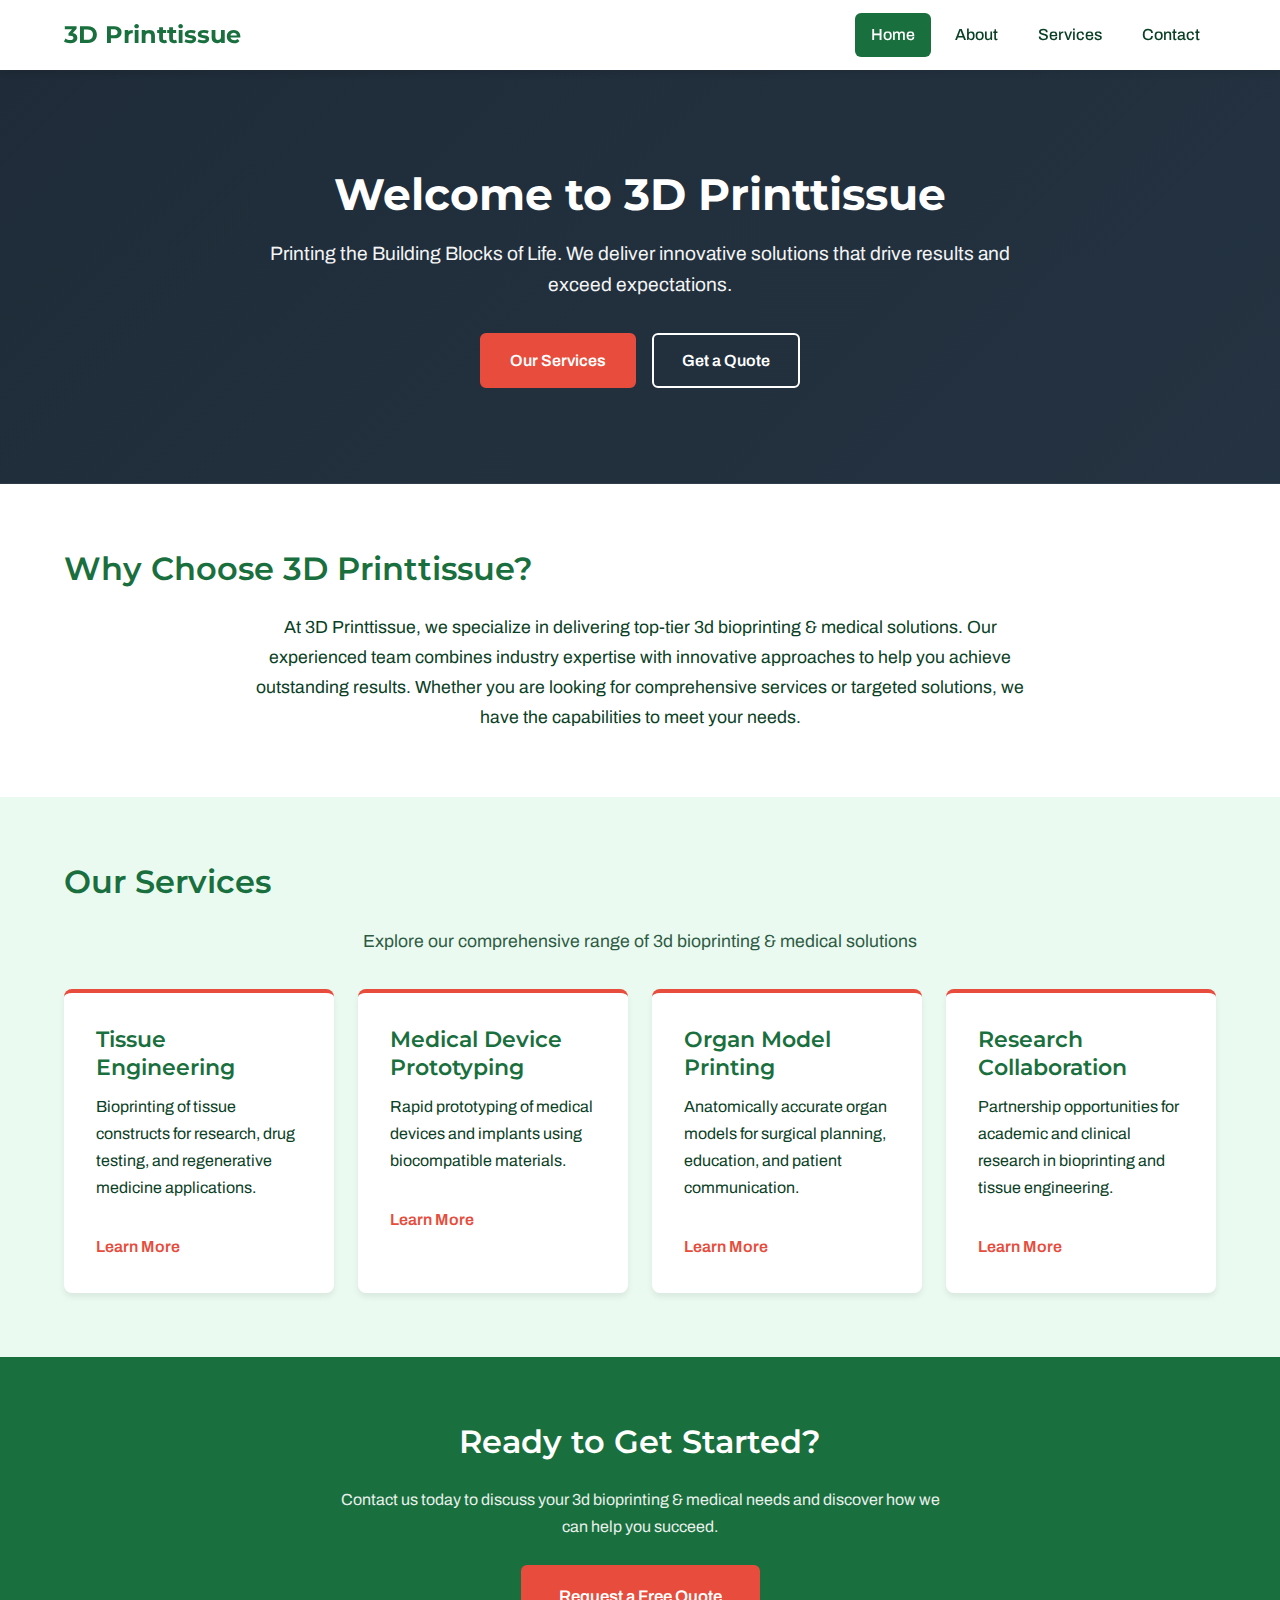
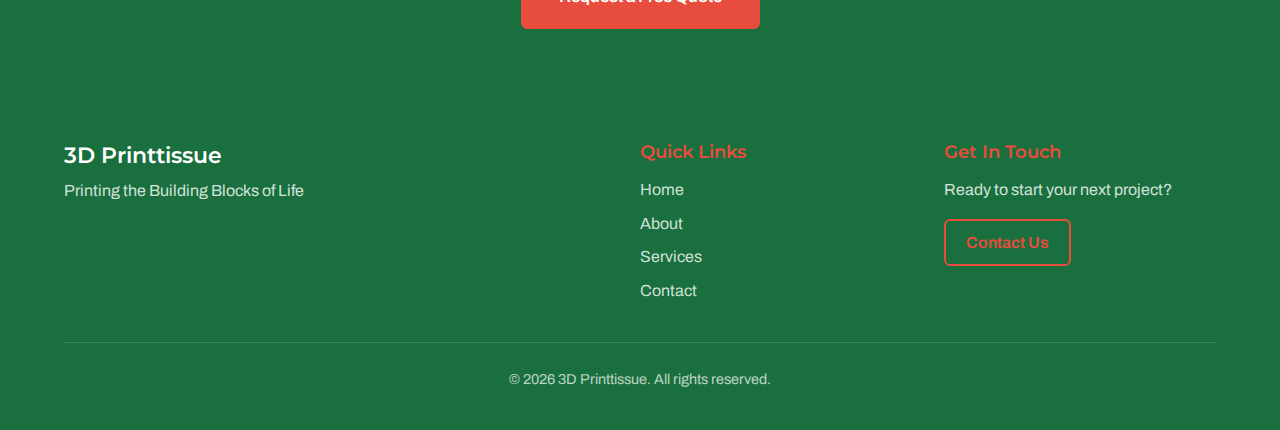
<file: index.html>
<!DOCTYPE html>
<html lang="en">
<head>
    <meta charset="UTF-8">
    <meta name="viewport" content="width=device-width, initial-scale=1.0">
    <meta name="description" content="3D Printtissue - Printing the Building Blocks of Life. Professional services and solutions for 3d bioprinting &amp; medical. Contact us today for a free consulta...">
    <meta name="keywords" content="3d bioprinting &amp; medical, 3dprinttissue, bioprinting, medical, professional services, quality, innovation">
    <meta property="og:title" content="3D Printtissue | Printing the Building Blocks of Life">
    <meta property="og:description" content="3D Printtissue - Printing the Building Blocks of Life. Professional services and solutions for 3d bioprinting &amp; medical. Contact us today for a free consulta...">
    <meta property="og:type" content="website">
    <title>3D Printtissue - Home</title>
    <link rel="preconnect" href="https://fonts.googleapis.com">
    <link rel="preconnect" href="https://fonts.gstatic.com" crossorigin>
    <link href="https://fonts.googleapis.com/css2?family=Archivo:wght@300;400;500;600;700&family=Montserrat:wght@300;400;500;600;700&display=swap" rel="stylesheet">
    <link rel="stylesheet" href="css/style.css">
</head>
<body>
    <header class="site-header">
        <nav class="navbar">
            <div class="nav-container">
                <a href="index.html" class="nav-logo">3D Printtissue</a>
                <button class="nav-toggle" aria-label="Toggle navigation" aria-expanded="false">
                    <span class="hamburger"></span>
                </button>
                <ul class="nav-menu">
            <li><a href="index.html" class="active">Home</a></li>
            <li><a href="about.html">About</a></li>
            <li><a href="services.html">Services</a></li>
            <li><a href="contact.html">Contact</a></li>
                </ul>
            </div>
        </nav>
    </header>

    <main>
        <section class="hero" style="background: linear-gradient(135deg, rgba(0, 0, 0, 0.3) 0%, rgba(0, 0, 0, 0.3) 100%), linear-gradient(135deg, #2C3E50 0%, #34495E 100%); background-size: cover; background-position: center;">
            <div class="hero-content">
                <h1>Welcome to 3D Printtissue</h1>
                <p class="hero-subtitle">Printing the Building Blocks of Life. We deliver innovative solutions that drive results and exceed expectations.</p>
                <div class="hero-actions">
                    <a href="services.html" class="btn btn-primary">Our Services</a>
                    <a href="contact.html" class="btn btn-secondary">Get a Quote</a>
                </div>
            </div>
        </section>

        <section class="intro-section">
            <div class="container">
                <h2>Why Choose 3D Printtissue?</h2>
                <p class="intro-text">At 3D Printtissue, we specialize in delivering top-tier 3d bioprinting &amp; medical solutions. Our experienced team combines industry expertise with innovative approaches to help you achieve outstanding results. Whether you are looking for comprehensive services or targeted solutions, we have the capabilities to meet your needs.</p>
            </div>
        </section>

        <section class="services-overview">
            <div class="container">
                <h2>Our Services</h2>
                <p class="section-subtitle">Explore our comprehensive range of 3d bioprinting &amp; medical solutions</p>
                <div class="services-grid">
                <div class="service-card">
                    <h3>Tissue Engineering</h3>
                    <p>Bioprinting of tissue constructs for research, drug testing, and regenerative medicine applications.</p>
                    <a href="services.html" class="card-link">Learn More</a>
                </div>
                <div class="service-card">
                    <h3>Medical Device Prototyping</h3>
                    <p>Rapid prototyping of medical devices and implants using biocompatible materials.</p>
                    <a href="services.html" class="card-link">Learn More</a>
                </div>
                <div class="service-card">
                    <h3>Organ Model Printing</h3>
                    <p>Anatomically accurate organ models for surgical planning, education, and patient communication.</p>
                    <a href="services.html" class="card-link">Learn More</a>
                </div>
                <div class="service-card">
                    <h3>Research Collaboration</h3>
                    <p>Partnership opportunities for academic and clinical research in bioprinting and tissue engineering.</p>
                    <a href="services.html" class="card-link">Learn More</a>
                </div>
                </div>
            </div>
        </section>

        <section class="cta-section">
            <div class="container">
                <h2>Ready to Get Started?</h2>
                <p>Contact us today to discuss your 3d bioprinting &amp; medical needs and discover how we can help you succeed.</p>
                <a href="contact.html" class="btn btn-primary btn-large">Request a Free Quote</a>
            </div>
        </section>
    </main>

    <footer class="site-footer">
        <div class="footer-container">
            <div class="footer-content">
                <div class="footer-brand">
                    <h3>3D Printtissue</h3>
                    <p>Printing the Building Blocks of Life</p>
                </div>
                <div class="footer-links">
                    <h4>Quick Links</h4>
                    <ul>
                        <li><a href="index.html">Home</a></li>
                        <li><a href="about.html">About</a></li>
                        <li><a href="services.html">Services</a></li>
                        <li><a href="contact.html">Contact</a></li>
                    </ul>
                </div>
                <div class="footer-contact">
                    <h4>Get In Touch</h4>
                    <p>Ready to start your next project?</p>
                    <a href="contact.html" class="footer-cta">Contact Us</a>
                </div>
            </div>
            <div class="footer-bottom">
                <p>&copy; 2026 3D Printtissue. All rights reserved.</p>
            </div>
        </div>
    </footer>
    <script src="js/main.js"></script>
</body>
</html>
</file>
<file: css/style.css>
/* ============================================
   Site-specific styles
   Generated for: 3dprinttissue.com
   ============================================ */

/* CSS Custom Properties */
:root {
    --primary: #196F3D;
    --secondary: #27AE60;
    --accent: #E74C3C;
    --background: #EAFAF1;
    --text: #0A4025;
    --font-heading: 'Montserrat', sans-serif;
    --font-body: 'Archivo', sans-serif;
    --radius: 6px;
    --card-radius: 8px;
    --shadow: 0 4px 6px rgba(0, 0, 0, 0.07);
    --shadow-lg: 0 10px 25px rgba(0, 0, 0, 0.1);
    --transition: all 0.3s ease;
    --max-width: 1200px;
}

/* Reset & Base */
*, *::before, *::after {
    margin: 0;
    padding: 0;
    box-sizing: border-box;
}

html {
    scroll-behavior: smooth;
    font-size: 16px;
}

body {
    font-family: var(--font-body);
    color: var(--text);
    background-color: var(--background);
    line-height: 1.7;
    -webkit-font-smoothing: antialiased;
}

h1, h2, h3, h4, h5, h6 {
    font-family: var(--font-heading);
    line-height: 1.3;
    margin-bottom: 0.75em;
    color: var(--primary);
}

h1 { font-size: 2.5rem; font-weight: 700; }
h2 { font-size: 2rem; font-weight: 600; }
h3 { font-size: 1.35rem; font-weight: 600; }
h4 { font-size: 1.1rem; font-weight: 600; }

p {
    margin-bottom: 1em;
    line-height: 1.7;
}

a {
    color: var(--primary);
    text-decoration: none;
    transition: var(--transition);
}

a:hover {
    color: var(--accent);
}

img {
    max-width: 100%;
    height: auto;
}

.container {
    max-width: var(--max-width);
    margin: 0 auto;
    padding: 0 1.5rem;
}

/* ============================================
   Navigation
   ============================================ */
.site-header {
    position: sticky;
    top: 0;
    z-index: 1000;
    background: #fff;
    box-shadow: var(--shadow);
}

.navbar {
    padding: 0;
}

.nav-container {
    max-width: var(--max-width);
    margin: 0 auto;
    padding: 0 1.5rem;
    display: flex;
    justify-content: space-between;
    align-items: center;
    height: 70px;
}

.nav-logo {
    font-family: var(--font-heading);
    font-size: 1.5rem;
    font-weight: 700;
    color: var(--primary);
    text-decoration: none;
}

.nav-logo:hover {
    color: var(--accent);
}

.nav-menu {
    display: flex;
    list-style: none;
    gap: 0.5rem;
}

.nav-menu li a {
    display: block;
    padding: 0.5rem 1rem;
    color: var(--text);
    font-weight: 500;
    border-radius: var(--radius);
    transition: var(--transition);
    text-decoration: none;
}

.nav-menu li a:hover,
.nav-menu li a.active {
    color: #fff;
    background-color: var(--primary);
}

.nav-toggle {
    display: none;
    background: none;
    border: none;
    cursor: pointer;
    padding: 0.5rem;
    z-index: 1001;
}

.hamburger {
    display: block;
    width: 24px;
    height: 2px;
    background-color: var(--text);
    position: relative;
    transition: var(--transition);
}

.hamburger::before,
.hamburger::after {
    content: '';
    position: absolute;
    width: 24px;
    height: 2px;
    background-color: var(--text);
    transition: var(--transition);
}

.hamburger::before {
    top: -7px;
}

.hamburger::after {
    top: 7px;
}

/* ============================================
   Hero Section
   ============================================ */
.hero {
    padding: 6rem 1.5rem;
    text-align: center;
    background: linear-gradient(160deg, #196F3D 0%, #27AE60 100%);
    color: #fff;
    position: relative;
}

.hero-b2c {
    padding: 7rem 1.5rem;
}

.hero-content {
    max-width: 800px;
    margin: 0 auto;
}

.hero h1 {
    font-size: 2.75rem;
    margin-bottom: 1rem;
    color: #fff;
}

.hero-subtitle {
    font-size: 1.2rem;
    margin-bottom: 2rem;
    opacity: 0.95;
    line-height: 1.6;
}

.hero-actions {
    display: flex;
    gap: 1rem;
    justify-content: center;
    flex-wrap: wrap;
}

/* Page Hero (inner pages) */
.page-hero {
    padding: 4rem 1.5rem;
    text-align: center;
    background: linear-gradient(160deg, #196F3D 0%, #27AE60 100%);
    color: #fff;
}

.page-hero h1 {
    color: #fff;
    margin-bottom: 0.5rem;
}

.page-hero-subtitle {
    font-size: 1.15rem;
    opacity: 0.9;
}

/* ============================================
   Buttons
   ============================================ */
.btn {
    display: inline-block;
    padding: 0.75rem 1.75rem;
    border-radius: var(--radius);
    font-family: var(--font-body);
    font-weight: 600;
    font-size: 1rem;
    text-decoration: none;
    cursor: pointer;
    transition: var(--transition);
    border: 2px solid transparent;
    text-align: center;
}

.btn-primary {
    background-color: var(--accent);
    color: #fff;
    border-color: var(--accent);
}

.btn-primary:hover {
    background-color: transparent;
    color: var(--accent);
    border-color: var(--accent);
}

.btn-secondary {
    background-color: transparent;
    color: #fff;
    border-color: #fff;
}

.btn-secondary:hover {
    background-color: #fff;
    color: var(--primary);
}

.btn-large {
    padding: 1rem 2.25rem;
    font-size: 1.05rem;
}

/* ============================================
   Sections
   ============================================ */
.intro-section,
.services-overview,
.cta-section,
.about-intro,
.about-mission,
.about-values,
.about-why,
.services-detail-section,
.process-section,
.contact-section {
    padding: 4rem 0;
}

.intro-section {
    background: #fff;
}

.services-overview {
    background: var(--background);
}

.cta-section {
    background: var(--primary);
    color: #fff;
    text-align: center;
}

.cta-section h2 {
    color: #fff;
}

.cta-section p {
    max-width: 600px;
    margin: 0 auto 1.5rem;
    opacity: 0.9;
}

.section-subtitle,
.section-intro {
    font-size: 1.1rem;
    color: var(--text);
    opacity: 0.85;
    max-width: 700px;
    margin: 0 auto 2rem;
    text-align: center;
}

.intro-text {
    font-size: 1.1rem;
    max-width: 800px;
    margin: 0 auto;
    text-align: center;
}

/* ============================================
   Services Grid / Cards
   ============================================ */
.services-grid {
    display: grid;
    grid-template-columns: repeat(auto-fit, minmax(260px, 1fr));
    gap: 1.5rem;
    margin-top: 1rem;
}

.service-card {
    background: #fff;
    padding: 2rem;
    border-radius: var(--card-radius);
    box-shadow: var(--shadow);
    transition: var(--transition);
    border-top: 4px solid var(--accent);
}

.service-card:hover {
    transform: translateY(-4px);
    box-shadow: var(--shadow-lg);
}

.service-card h3 {
    color: var(--primary);
    margin-bottom: 0.75rem;
}

.card-link {
    display: inline-block;
    margin-top: 1rem;
    color: var(--accent);
    font-weight: 600;
}

.card-link:hover {
    color: var(--primary);
}

/* Services Detail (services.html) */
.services-list {
    display: grid;
    gap: 2rem;
    margin-top: 1.5rem;
}

.service-detail {
    background: #fff;
    padding: 2rem;
    border-radius: var(--card-radius);
    box-shadow: var(--shadow);
    border-left: 4px solid var(--accent);
}

.service-detail h3 {
    color: var(--primary);
}

/* Process Steps */
.process-steps {
    display: grid;
    grid-template-columns: repeat(auto-fit, minmax(220px, 1fr));
    gap: 1.5rem;
    margin-top: 1.5rem;
}

.process-step {
    text-align: center;
    padding: 2rem 1.5rem;
    background: #fff;
    border-radius: var(--card-radius);
    box-shadow: var(--shadow);
}

.step-number {
    width: 48px;
    height: 48px;
    border-radius: 50%;
    background: var(--primary);
    color: #fff;
    display: flex;
    align-items: center;
    justify-content: center;
    font-family: var(--font-heading);
    font-weight: 700;
    font-size: 1.25rem;
    margin: 0 auto 1rem;
}

/* ============================================
   Values Grid (about.html)
   ============================================ */
.values-grid {
    display: grid;
    grid-template-columns: repeat(auto-fit, minmax(250px, 1fr));
    gap: 1.5rem;
    margin-top: 1rem;
}

.value-card {
    background: #fff;
    padding: 2rem;
    border-radius: var(--card-radius);
    box-shadow: var(--shadow);
    border-top: 3px solid var(--secondary);
}

.value-card h3 {
    color: var(--secondary);
}

/* About sections */
.about-intro,
.about-why {
    background: #fff;
}

.about-mission {
    background: var(--background);
}

.about-values {
    background: var(--background);
}

.about-why {
    text-align: center;
}

.about-why p {
    max-width: 800px;
    margin: 0 auto 1.5rem;
}

/* ============================================
   Contact Section
   ============================================ */
.contact-grid {
    display: grid;
    grid-template-columns: 1fr 1fr;
    gap: 3rem;
    align-items: start;
}

.contact-info h2 {
    margin-bottom: 1rem;
}

.contact-details {
    margin-top: 2rem;
}

.contact-item {
    margin-bottom: 1.5rem;
}

.contact-item h4 {
    color: var(--secondary);
    margin-bottom: 0.25rem;
}

.contact-form-wrapper {
    background: #fff;
    padding: 2.5rem;
    border-radius: var(--card-radius);
    box-shadow: var(--shadow-lg);
}

.contact-form-wrapper h2 {
    margin-bottom: 1.5rem;
}

.form-group {
    margin-bottom: 1.25rem;
}

.form-group label {
    display: block;
    margin-bottom: 0.4rem;
    font-weight: 600;
    color: var(--text);
    font-size: 0.95rem;
}

.required {
    color: #e74c3c;
}

.form-group input[type="text"],
.form-group input[type="email"],
.form-group input[type="tel"],
.form-group textarea {
    width: 100%;
    padding: 0.75rem 1rem;
    border: 2px solid #e0e0e0;
    border-radius: var(--radius);
    font-family: var(--font-body);
    font-size: 1rem;
    color: var(--text);
    transition: var(--transition);
    background: var(--background);
}

.form-group input:focus,
.form-group textarea:focus {
    outline: none;
    border-color: var(--primary);
    box-shadow: 0 0 0 3px rgba(0, 0, 0, 0.05);
}

.form-group input[type="file"] {
    font-family: var(--font-body);
    font-size: 0.95rem;
    padding: 0.5rem 0;
}

.btn-submit {
    width: 100%;
    border: 2px solid var(--accent);
}

/* ============================================
   Footer
   ============================================ */
.site-footer {
    background: var(--primary);
    color: #fff;
    padding: 3rem 0 0;
}

.footer-container {
    max-width: var(--max-width);
    margin: 0 auto;
    padding: 0 1.5rem;
}

.footer-content {
    display: grid;
    grid-template-columns: 2fr 1fr 1fr;
    gap: 2rem;
    padding-bottom: 2rem;
    border-bottom: 1px solid rgba(255, 255, 255, 0.15);
}

.footer-brand h3 {
    color: #fff;
    margin-bottom: 0.5rem;
}

.footer-brand p {
    opacity: 0.8;
}

.footer-links h4,
.footer-contact h4 {
    color: var(--accent);
    margin-bottom: 0.75rem;
}

.footer-links ul {
    list-style: none;
}

.footer-links ul li {
    margin-bottom: 0.4rem;
}

.footer-links ul li a {
    color: rgba(255, 255, 255, 0.8);
    text-decoration: none;
    transition: var(--transition);
}

.footer-links ul li a:hover {
    color: var(--accent);
}

.footer-contact p {
    opacity: 0.8;
    margin-bottom: 1rem;
}

.footer-cta {
    display: inline-block;
    padding: 0.5rem 1.25rem;
    border: 2px solid var(--accent);
    color: var(--accent);
    border-radius: var(--radius);
    font-weight: 600;
    transition: var(--transition);
    text-decoration: none;
}

.footer-cta:hover {
    background: var(--accent);
    color: #fff;
}

.footer-bottom {
    text-align: center;
    padding: 1.5rem 0;
    font-size: 0.9rem;
    opacity: 0.7;
}

/* ============================================
   Responsive Design
   ============================================ */
@media (max-width: 768px) {
    h1 { font-size: 2rem; }
    h2 { font-size: 1.5rem; }

    .nav-toggle {
        display: block;
    }

    .nav-menu {
        position: fixed;
        top: 0;
        right: -100%;
        width: 280px;
        height: 100vh;
        background: #fff;
        flex-direction: column;
        padding: 5rem 2rem 2rem;
        box-shadow: -5px 0 15px rgba(0, 0, 0, 0.1);
        transition: right 0.3s ease;
        z-index: 1000;
    }

    .nav-menu.active {
        right: 0;
    }

    .nav-menu li a {
        padding: 0.75rem 1rem;
        font-size: 1.1rem;
    }

    .hero {
        padding: 4rem 1.5rem;
    }

    .hero h1 {
        font-size: 2rem;
    }

    .hero-subtitle {
        font-size: 1rem;
    }

    .hero-actions {
        flex-direction: column;
        align-items: center;
    }

    .contact-grid {
        grid-template-columns: 1fr;
    }

    .footer-content {
        grid-template-columns: 1fr;
        text-align: center;
    }

    .page-hero {
        padding: 3rem 1.5rem;
    }

    .services-grid {
        grid-template-columns: 1fr;
    }

    .process-steps {
        grid-template-columns: 1fr;
    }

    .values-grid {
        grid-template-columns: 1fr;
    }

    /* Hamburger animation when active */
    .nav-toggle.active .hamburger {
        background-color: transparent;
    }

    .nav-toggle.active .hamburger::before {
        transform: rotate(45deg);
        top: 0;
    }

    .nav-toggle.active .hamburger::after {
        transform: rotate(-45deg);
        top: 0;
    }
}

@media (max-width: 480px) {
    h1 { font-size: 1.75rem; }
    h2 { font-size: 1.35rem; }

    .hero {
        padding: 3rem 1rem;
    }

    .btn {
        padding: 0.65rem 1.25rem;
        font-size: 0.95rem;
    }

    .contact-form-wrapper {
        padding: 1.5rem;
    }
}
</file>
